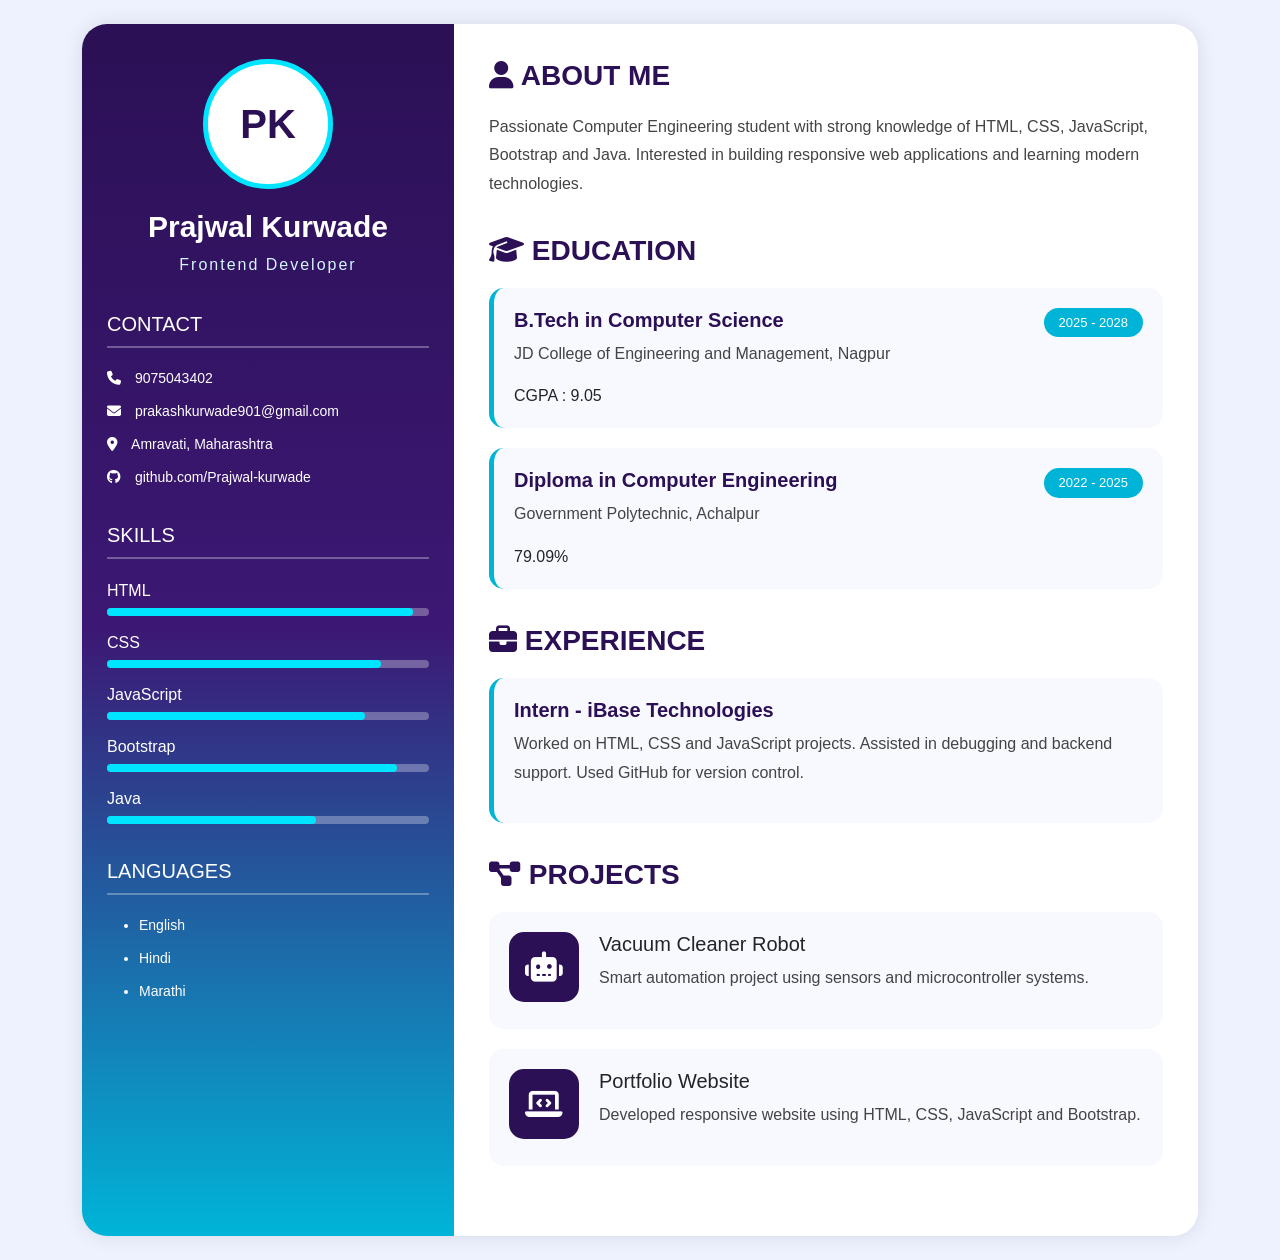
<file: index.html>
<!DOCTYPE html>
<html lang="en">

<head>

    <meta charset="UTF-8">
    <meta name="viewport" content="width=device-width, initial-scale=1.0">

    <title>Prajwal Resume</title>

    <!-- Bootstrap -->
    <link href="https://cdn.jsdelivr.net/npm/bootstrap@5.3.3/dist/css/bootstrap.min.css" rel="stylesheet">

    <!-- Font Awesome -->
    <link rel="stylesheet"
        href="https://cdnjs.cloudflare.com/ajax/libs/font-awesome/6.5.1/css/all.min.css">

    <!-- CSS -->
    <link rel="stylesheet" href="style.css">

</head>

<body>

    <div class="container py-4">

        <div class="resume-container">

            <div class="row g-0">

                <!-- LEFT SIDE -->

                <div class="col-lg-4 sidebar">

                    <div class="profile-section text-center">

                        <div class="profile-circle">
                            PK
                        </div>

                        <h2>Prajwal Kurwade</h2>

                        <p class="job-role">
                            Frontend Developer
                        </p>

                    </div>

                    <!-- CONTACT -->

                    <div class="side-section">

                        <h4>CONTACT</h4>

                        <p>
                            <i class="fa-solid fa-phone"></i>
                            9075043402
                        </p>

                        <p>
                            <i class="fa-solid fa-envelope"></i>
                            prakashkurwade901@gmail.com
                        </p>

                        <p>
                            <i class="fa-solid fa-location-dot"></i>
                            Amravati, Maharashtra
                        </p>

                        <p>
                            <i class="fa-brands fa-github"></i>
                            github.com/Prajwal-kurwade
                        </p>

                    </div>

                    <!-- SKILLS -->

                    <div class="side-section">

                        <h4>SKILLS</h4>

                        <div class="skill-box">
                            <span>HTML</span>
                            <div class="line">
                                <div class="fill html"></div>
                            </div>
                        </div>

                        <div class="skill-box">
                            <span>CSS</span>
                            <div class="line">
                                <div class="fill css"></div>
                            </div>
                        </div>

                        <div class="skill-box">
                            <span>JavaScript</span>
                            <div class="line">
                                <div class="fill js"></div>
                            </div>
                        </div>

                        <div class="skill-box">
                            <span>Bootstrap</span>
                            <div class="line">
                                <div class="fill bs"></div>
                            </div>
                        </div>

                        <div class="skill-box">
                            <span>Java</span>
                            <div class="line">
                                <div class="fill java"></div>
                            </div>
                        </div>

                    </div>

                    <!-- LANGUAGES -->

                    <div class="side-section">

                        <h4>LANGUAGES</h4>

                        <ul>
                            <li>English</li>
                            <li>Hindi</li>
                            <li>Marathi</li>
                        </ul>

                    </div>

                </div>

                <!-- RIGHT SIDE -->

                <div class="col-lg-8 main-content">

                    <!-- ABOUT -->

                    <div class="content-box">

                        <h3>
                            <i class="fa-solid fa-user"></i>
                            ABOUT ME
                        </h3>

                        <p>
                            Passionate Computer Engineering student with
                            strong knowledge of HTML, CSS, JavaScript,
                            Bootstrap and Java. Interested in building
                            responsive web applications and learning
                            modern technologies.
                        </p>

                    </div>

                    <!-- EDUCATION -->

                    <div class="content-box">

                        <h3>
                            <i class="fa-solid fa-graduation-cap"></i>
                            EDUCATION
                        </h3>

                        <div class="edu-card">

                            <h5>B.Tech in Computer Science</h5>

                            <p>
                                JD College of Engineering and Management,
                                Nagpur
                            </p>

                            <span>CGPA : 9.05</span>

                            <div class="year">
                                2025 - 2028
                            </div>

                        </div>

                        <div class="edu-card">

                            <h5>Diploma in Computer Engineering</h5>

                            <p>
                                Government Polytechnic, Achalpur
                            </p>

                            <span>79.09%</span>

                            <div class="year">
                                2022 - 2025
                            </div>

                        </div>

                    </div>

                    <!-- EXPERIENCE -->

                    <div class="content-box">

                        <h3>
                            <i class="fa-solid fa-briefcase"></i>
                            EXPERIENCE
                        </h3>

                        <div class="exp-card">

                            <h5>Intern - iBase Technologies</h5>

                            <p>
                                Worked on HTML, CSS and JavaScript projects.
                                Assisted in debugging and backend support.
                                Used GitHub for version control.
                            </p>

                        </div>

                    </div>

                    <!-- PROJECTS -->

                    <div class="content-box">

                        <h3>
                            <i class="fa-solid fa-diagram-project"></i>
                            PROJECTS
                        </h3>

                        <div class="project-card">

                            <div class="project-icon">
                                <i class="fa-solid fa-robot"></i>
                            </div>

                            <div>

                                <h5>Vacuum Cleaner Robot</h5>

                                <p>
                                    Smart automation project using sensors
                                    and microcontroller systems.
                                </p>

                            </div>

                        </div>

                        <div class="project-card">

                            <div class="project-icon">
                                <i class="fa-solid fa-laptop-code"></i>
                            </div>

                            <div>

                                <h5>Portfolio Website</h5>

                                <p>
                                    Developed responsive website using
                                    HTML, CSS, JavaScript and Bootstrap.
                                </p>

                            </div>

                        </div>

                    </div>

                </div>

            </div>

        </div>

    </div>

    <!-- Bootstrap JS -->
    <script src="https://cdn.jsdelivr.net/npm/bootstrap@5.3.3/dist/js/bootstrap.bundle.min.js"></script>

    <!-- JS -->
    <script src="script.js"></script>

</body>

</html>
</file>
<file: style.css>
*{
    margin:0;
    padding:0;
    box-sizing:border-box;
}

body{
    background:#eef2ff;
    font-family:Verdana, sans-serif;
}

/* MAIN */

.resume-container{
    background:white;
    border-radius:25px;
    overflow:hidden;
    box-shadow:0 0 20px rgba(0,0,0,0.1);
}

/* SIDEBAR */

.sidebar{
    background:linear-gradient(180deg,#2b1055,#3c1874,#00b4d8);
    color:white;
    padding:35px 25px;
}

.profile-circle{
    width:130px;
    height:130px;
    border-radius:50%;
    background:white;
    color:#2b1055;
    font-size:40px;
    font-weight:bold;
    display:flex;
    justify-content:center;
    align-items:center;
    margin:auto;
    border:5px solid #00e5ff;
}

.profile-section h2{
    margin-top:20px;
    font-size:30px;
    font-weight:bold;
}

.job-role{
    letter-spacing:2px;
    color:#d6f6ff;
}

/* SIDE SECTION */

.side-section{
    margin-top:35px;
}

.side-section h4{
    margin-bottom:20px;
    border-bottom:2px solid rgba(255,255,255,0.3);
    padding-bottom:10px;
    font-size:20px;
}

.side-section p,
.side-section li{
    margin-bottom:12px;
    font-size:14px;
}

.side-section i{
    margin-right:10px;
}

/* SKILLS */

.skill-box{
    margin-bottom:15px;
}

.line{
    width:100%;
    height:8px;
    background:rgba(255,255,255,0.3);
    border-radius:20px;
    margin-top:5px;
}

.fill{
    height:100%;
    border-radius:20px;
    background:#00e5ff;
}

.html{
    width:95%;
}

.css{
    width:85%;
}

.js{
    width:80%;
}

.bs{
    width:90%;
}

.java{
    width:65%;
}

/* MAIN CONTENT */

.main-content{
    padding:35px;
}

.content-box{
    margin-bottom:35px;
}

.content-box h3{
    color:#2b1055;
    margin-bottom:20px;
    font-weight:bold;
}

.content-box p{
    color:#444;
    line-height:1.8;
}

/* EDUCATION */

.edu-card,
.exp-card{
    background:#f8f9ff;
    border-left:5px solid #00b4d8;
    padding:20px;
    border-radius:15px;
    margin-bottom:20px;
    position:relative;
    transition:0.3s;
}

.edu-card:hover,
.exp-card:hover{
    transform:translateY(-5px);
    box-shadow:0 5px 15px rgba(0,0,0,0.1);
}

.edu-card h5,
.exp-card h5{
    color:#2b1055;
    font-weight:bold;
}

.year{
    position:absolute;
    top:20px;
    right:20px;
    background:#00b4d8;
    color:white;
    padding:5px 15px;
    border-radius:20px;
    font-size:13px;
}

/* PROJECTS */

.project-card{
    display:flex;
    gap:20px;
    background:#f8f9ff;
    padding:20px;
    border-radius:15px;
    margin-bottom:20px;
    transition:0.3s;
}

.project-card:hover{
    transform:scale(1.02);
    box-shadow:0 5px 15px rgba(0,0,0,0.1);
}

.project-icon{
    width:70px;
    height:70px;
    background:#2b1055;
    color:white;
    border-radius:15px;
    display:flex;
    justify-content:center;
    align-items:center;
    font-size:30px;
}

/* MOBILE */

@media(max-width:768px){

    .sidebar{
        text-align:center;
    }

    .main-content{
        padding:20px;
    }

    .project-card{
        flex-direction:column;
        text-align:center;
    }

    .project-icon{
        margin:auto;
    }

    .year{
        position:static;
        display:inline-block;
        margin-top:10px;
    }

}
</file>
